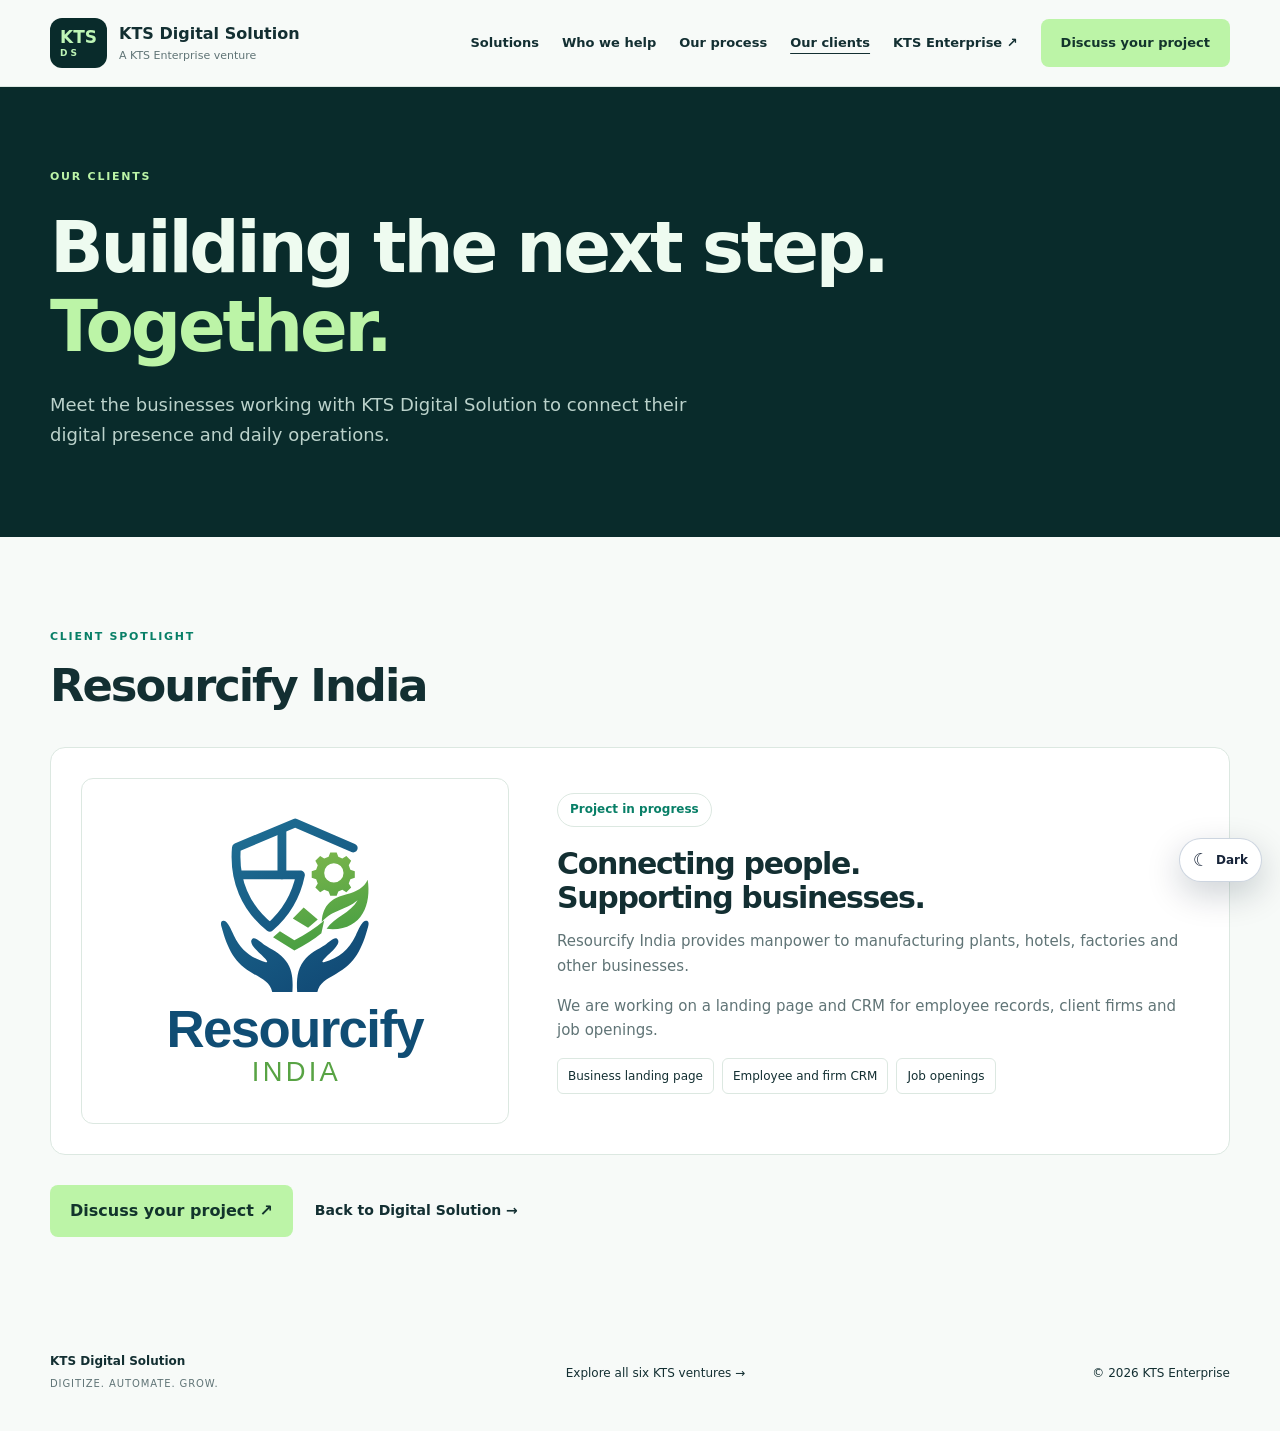
<file: kts-digital-solution-clients.html>
<!doctype html>
<html lang="en"><head><meta charset="utf-8"><meta name="viewport" content="width=device-width,initial-scale=1"><title>Our Clients | KTS Digital Solution</title><meta name="description" content="Meet KTS Digital Solution clients, including Resourcify India, a manpower services business with a website and CRM project in progress."><meta name="theme-color" content="#092b2b"><link rel="stylesheet" href="kts-digital-solution.css"><link rel="stylesheet" href="venture-theme.css"><script src="seo.js" defer></script><script src="venture-theme.js" defer></script><script src="kts-digital-solution.js" defer></script></head><body><a class="skip" href="#main">Skip to content</a><header class="site-header"><nav class="wrap navigation" aria-label="Main navigation"><a class="brand" href="kts-digital-solution.html"><span class="brand-mark">KTS<span>DS</span></span><span>KTS Digital Solution<small>A KTS Enterprise venture</small></span></a><button class="menu" aria-expanded="false" aria-controls="navigation-links" aria-label="Open navigation">☰</button><div class="nav-links" id="navigation-links"><a href="kts-digital-solution.html#solutions">Solutions</a><a href="kts-digital-solution.html#industries">Who we help</a><a href="kts-digital-solution.html#process">Our process</a><a href="kts-digital-solution-clients.html" aria-current="page">Our clients</a><a href="kts group.html">KTS Enterprise ↗</a><a class="btn" href="kts-digital-solution.html#contact">Discuss your project</a></div></nav></header>

<main id="main"><section class="hero"><div class="wrap clients-intro"><p class="eyebrow">OUR CLIENTS</p><h1>Building the next step.<br><em>Together.</em></h1><p class="lead">Meet the businesses working with KTS Digital Solution to connect their digital presence and daily operations.</p></div></section>
<section class="wrap" aria-labelledby="client-heading"><div class="section-heading"><p class="eyebrow">CLIENT SPOTLIGHT</p><h2 id="client-heading">Resourcify India</h2></div><article class="card client-spotlight"><div class="client-logo-panel"><img src="resourcify-india-logo.svg" alt="Resourcify India logo" width="760" height="720"></div><div class="client-details"><span class="client-status">Project in progress</span><h3>Connecting people.<br>Supporting businesses.</h3><p>Resourcify India provides manpower to manufacturing plants, hotels, factories and other businesses.</p><p>We are working on a landing page and CRM for employee records, client firms and job openings.</p><ul class="client-services" aria-label="Project scope"><li>Business landing page</li><li>Employee and firm CRM</li><li>Job openings</li></ul></div></article><div class="actions"><a class="btn" href="kts-digital-solution.html#contact">Discuss your project ↗</a><a class="text-link" href="kts-digital-solution.html">Back to Digital Solution →</a></div></section></main>
<footer><div class="wrap footer-row"><div><b>KTS Digital Solution</b><p>DIGITIZE. AUTOMATE. GROW.</p></div><a href="kts group.html">Explore all six KTS ventures →</a><span>© <span id="year"></span> KTS Enterprise</span></div></footer></body></html>
</file>
<file: kts-digital-solution.css>
:root{--ink:#132f32;--muted:#607476;--paper:#f7faf8;--line:#dce8e1;--accent:#087f67}*{box-sizing:border-box}html{scroll-behavior:smooth;scroll-padding-top:100px}body{margin:0;background:var(--paper);color:var(--ink);font:16px/1.65 system-ui,sans-serif}a{color:inherit;text-decoration:none}button,input,select,textarea{font:inherit}.wrap{width:min(1180px,calc(100% - 48px));margin:auto}.skip{position:absolute;top:-70px;left:15px;z-index:100;background:white;padding:12px}.skip:focus{top:12px}.site-header{position:sticky;top:0;z-index:20;background:rgba(247,250,248,.96);border-bottom:1px solid var(--line)}.navigation{min-height:86px;display:flex;align-items:center;justify-content:space-between;gap:24px}.brand{display:flex;align-items:center;gap:12px;font-weight:800;line-height:1.2}.brand small{display:block;color:var(--muted);font-size:11px;font-weight:500;margin-top:6px}.brand-mark{background:#092b2b;color:#bef5b6;border-radius:12px;padding:9px 10px;font-size:17px}.brand-mark span{display:block;font-size:9px;letter-spacing:3px}.nav-links{display:flex;gap:23px;align-items:center;font-size:13px;font-weight:650}.btn{display:inline-flex;justify-content:center;align-items:center;padding:13px 20px;border:0;border-radius:8px;background:#bcf4a7;color:#12342c;font-weight:750;cursor:pointer}.btn:hover{background:#a9e994}.menu{display:none}.hero{background:#092b2b;color:#eefbf0;overflow:hidden}.hero-grid{display:grid;grid-template-columns:1.12fr 1fr;gap:64px;align-items:center;padding:88px 0}.eyebrow{font-size:11px;letter-spacing:.16em;font-weight:800;color:var(--accent)}.hero .eyebrow,.contact .eyebrow{color:#bcf4a7}h1,h2,h3{line-height:1.12;letter-spacing:-.045em}h1{font-size:clamp(44px,5.5vw,72px);margin:23px 0}h1 em{font-style:normal;color:#bcf4a7}h2{font-size:clamp(30px,3.5vw,46px);margin:15px 0 20px}h3{font-size:24px}.lead{font-size:18px;color:#bbd2cb;max-width:540px}.actions{display:flex;flex-wrap:wrap;gap:22px;align-items:center;margin-top:30px}.text-link{font-size:14px;font-weight:650}.hero-note{margin-top:34px;color:#a0c1b5;font-size:13px}.system-preview{border:1px solid #42635a;background:#123a34;border-radius:20px;padding:25px;transform:none;box-shadow:0 24px 70px #001b1b55}.preview-top{display:flex;gap:8px;align-items:center;font-size:12px}.live-dot{width:7px;height:7px;border-radius:50%;background:#bcf4a7}.sample{margin-left:auto;font-size:10px;color:#acc6bd}.workflow{display:grid;gap:14px;margin:26px 0}.workflow>div{background:#21483f;padding:20px;border-radius:10px;border:1px solid #4d6a5c}.workflow span{color:#bcf4a7;font-size:10px;letter-spacing:.12em}.workflow h3{font-size:19px;margin:9px 0}.workflow p{font-size:12px;color:#b8d0c1;margin:0}.preview-bottom{display:flex;justify-content:space-between;font-size:12px;color:#c7decf}.capabilities{display:flex;flex-wrap:wrap;justify-content:space-between;gap:15px;padding:26px 0;border-bottom:1px solid var(--line);font-size:12px;font-weight:700}section.wrap{padding:80px 0}.section-heading{max-width:660px;margin-bottom:35px}.section-heading>p:last-child,.industry-grid p,.card p,.step p{color:var(--muted)}.solution-grid{display:grid;grid-template-columns:repeat(2,1fr);gap:20px}.card{padding:30px;background:#fff;border:1px solid var(--line);border-radius:15px}.number{color:var(--accent);font-size:11px;font-weight:800;letter-spacing:.08em}.card h3{font-size:30px;margin:20px 0 12px}.card p{font-size:15px}.card ul{padding-left:20px;font-size:14px;line-height:2}.card a{display:inline-block;margin-top:20px;color:var(--accent);font-weight:750}.offer-note{padding-top:15px;border-top:1px solid var(--line);font-size:12px;color:var(--muted)}.featured{border:2px solid #087f67}.scope-note{color:var(--muted);font-size:12px;margin-top:22px}.industry-section{background:#edf4ee;padding:75px 0}.industry-grid{display:grid;grid-template-columns:1fr 1fr;gap:70px;align-items:center}.industry-cards{display:grid;gap:18px}.industry-cards h3{font-size:23px;margin:0}.steps{display:grid;grid-template-columns:repeat(4,1fr);gap:22px}.step{padding:22px;border-top:2px solid var(--accent)}.step span{font-size:13px;color:var(--accent);font-weight:800}.step h3{font-size:21px}.step p{font-size:14px}.faq.wrap{padding-top:0}.faq-item{border-bottom:1px solid var(--line);padding:20px 0}.faq-item summary{font-weight:700;cursor:pointer}.faq-item p{max-width:800px;color:var(--muted);font-size:14px}.contact{background:#092b2b;color:#edf7ef;padding:80px 0}.contact-grid{display:grid;grid-template-columns:1fr 1fr;gap:75px;align-items:center}.contact-grid>div>p:not(.eyebrow){color:#bbd2cb}.contact-phone{font-size:24px;font-weight:700}.contact-note{font-size:12px}.contact form{background:#fff;color:var(--ink);padding:30px;border-radius:16px}.contact form h3{font-size:23px;margin:0 0 24px}.contact label{display:block;font-size:12px;font-weight:700;margin:13px 0}.contact input,.contact select,.contact textarea{display:block;width:100%;padding:10px 12px;border:1px solid var(--line);border-radius:7px;margin-top:5px;color:var(--ink);background:#fff}.contact textarea{resize:vertical}.contact form .btn{width:100%;margin-top:10px}#form-status{font-size:12px}a:focus-visible,button:focus-visible,summary:focus-visible{outline:3px solid #24ae88;outline-offset:5px}input:focus,select:focus,textarea:focus{outline:2px solid #087f67}footer{padding:35px 0}.footer-row{display:flex;justify-content:space-between;align-items:center;gap:20px;font-size:12px}.footer-row p{margin:4px 0;color:var(--muted);letter-spacing:.09em;font-size:10px}html[data-venture-theme="dark"] .industry-section{background:#0e1c2c}html[data-venture-theme="dark"] .brand-mark{background:#254b43}html[data-venture-theme="dark"] .card a{color:#bcf4a7}html[data-venture-theme="dark"] .eyebrow,html[data-venture-theme="dark"] .number,html[data-venture-theme="dark"] .step span{color:#bcf4a7}html[data-venture-theme="dark"] .industry-grid p{color:var(--muted)}
@media(max-width:1000px){.nav-links{gap:13px;font-size:12px}.brand{font-size:14px}.hero-grid{gap:35px}.steps{grid-template-columns:repeat(2,1fr)}}@media(max-width:760px){.wrap{width:calc(100% - 36px)}.navigation{min-height:74px}.menu{display:block;background:transparent;color:var(--ink);border:1px solid var(--line);border-radius:7px;padding:6px 11px;font-size:23px}.nav-links{display:none;position:absolute;left:0;right:0;top:74px;padding:20px;background:var(--paper);border-bottom:1px solid var(--line);flex-direction:column;align-items:stretch}.nav-links.open{display:flex}.nav-links a{padding:12px}.hero-grid,.industry-grid,.contact-grid{grid-template-columns:1fr;gap:36px}.hero-grid{padding:55px 0}.system-preview{transform:none}.solution-grid{grid-template-columns:1fr}.capabilities{justify-content:flex-start;gap:12px 24px}.industry-section,.contact{padding:55px 0}section.wrap{padding:55px 0}.footer-row{flex-direction:column;align-items:flex-start}.card{padding:24px}.contact form{padding:24px}.sample{font-size:9px}.hero h1{font-size:48px}}@media(max-width:420px){.steps{grid-template-columns:1fr}.hero h1{font-size:42px}.preview-top{flex-wrap:wrap}.sample{margin-left:0}.system-preview{padding:18px}}@media(prefers-reduced-motion:reduce){html{scroll-behavior:auto}}

/* Client showcase */
.clients-intro{padding:70px 0}.clients-intro .lead{max-width:660px}.client-spotlight{display:grid;grid-template-columns:minmax(220px,.8fr) 1.2fr;gap:48px;align-items:center}.client-logo-panel{background:#fff;border:1px solid #dce8e1;border-radius:12px;padding:30px;display:flex;align-items:center;justify-content:center}.client-logo-panel img{display:block;width:100%;max-width:300px;height:auto}.client-status{display:inline-block;border:1px solid var(--line);border-radius:100px;padding:6px 12px;font-size:12px;font-weight:700;color:var(--accent)}.client-services{display:flex;flex-wrap:wrap;gap:8px;padding:0!important;list-style:none}.client-services li{border:1px solid var(--line);border-radius:6px;padding:5px 10px;font-size:12px}.nav-links [aria-current="page"]{text-decoration:underline;text-underline-offset:6px}html[data-venture-theme="dark"] .client-status{color:#bcf4a7}@media(max-width:760px){.client-spotlight{grid-template-columns:1fr;gap:24px}.clients-intro{padding:45px 0}.client-logo-panel img{max-width:230px}}

/* Main brand badge */
.brand-logo{display:block;width:68px;height:68px;object-fit:contain;flex-shrink:0}html[data-venture-theme="dark"] .brand-logo{background:#fff;border-radius:50%}@media(max-width:760px){.brand-logo{width:54px;height:54px}.site-header .brand{gap:9px}}
</file>
<file: venture-theme.css>
.venture-theme-toggle{position:fixed;right:18px;bottom:18px;z-index:250;display:flex;align-items:center;gap:7px;min-height:44px;padding:0 13px;border:1px solid rgba(125,145,174,.38);border-radius:999px;background:#fff;color:#172439;box-shadow:0 12px 35px rgba(7,24,45,.2);font:700 12px/1 system-ui,sans-serif;cursor:pointer;transition:transform .2s,background-color .2s,color .2s}.venture-theme-toggle span{font-size:18px}.venture-theme-toggle:hover{transform:translateY(-2px)}.venture-theme-toggle:focus-visible{outline:3px solid rgba(56,189,248,.45);outline-offset:3px}
html[data-venture-theme="dark"]{color-scheme:dark;--ink:#e8eef8;--text:#e8eef8;--muted:#9aabc1;--paper:#0b1423;--bg:#0b1423;--white:#121f32;--line:#2a3b53;--shadow:0 20px 55px rgba(0,0,0,.3)}
html[data-venture-theme="dark"] body{background:#0b1423;color:#e8eef8}
html[data-venture-theme="dark"] .site-header,html[data-venture-theme="dark"] header,html[data-venture-theme="dark"] nav:not(.navlinks):not(.nav-links){background:rgba(12,24,41,.96);border-color:#2a3b53;color:#e8eef8}
html[data-venture-theme="dark"] .card,html[data-venture-theme="dark"] .course-card,html[data-venture-theme="dark"] .feature-card,html[data-venture-theme="dark"] .path-card,html[data-venture-theme="dark"] .venture,html[data-venture-theme="dark"] .step,html[data-venture-theme="dark"] .faq-item,html[data-venture-theme="dark"] .contact-card,html[data-venture-theme="dark"] form,html[data-venture-theme="dark"] .practice-inner{background:#121f32!important;border-color:#2a3b53!important;color:#e8eef8}
html[data-venture-theme="dark"] input,html[data-venture-theme="dark"] select,html[data-venture-theme="dark"] textarea{background:#17263b;color:#e8eef8;border-color:#34475f}
html[data-venture-theme="dark"] .navlinks>a:not(.button):not(.btn),html[data-venture-theme="dark"] .nav-links a,html[data-venture-theme="dark"] .login-link{color:#c3cfdf}
html[data-venture-theme="dark"] .section-head p,html[data-venture-theme="dark"] .card p,html[data-venture-theme="dark"] .course-card p,html[data-venture-theme="dark"] .feature-card p,html[data-venture-theme="dark"] .path-card p{color:#9aabc1}
html[data-venture-theme="dark"] .venture-theme-toggle{background:#18283f;color:#f2f6fc;border-color:#3a4d68}
html[data-native-theme="dark"][data-venture-theme="light"]{color-scheme:light;--bg:#f7f9fc;--text:#12233f;--muted:#66758b;--card:#fff;--line:#dfe7f1;--shadow:0 20px 55px rgba(24,52,90,.12)}
html[data-native-theme="dark"][data-venture-theme="light"] body{background:#f7f9fc;color:#12233f}
html[data-native-theme="dark"][data-venture-theme="light"] body:before,html[data-native-theme="dark"][data-venture-theme="light"] body:after{opacity:.16}
html[data-native-theme="dark"][data-venture-theme="light"] .site-header{background:rgba(255,255,255,.94);border-color:#dfe7f1}
html[data-native-theme="dark"][data-venture-theme="light"] .academy-brand,html[data-native-theme="dark"][data-venture-theme="light"] .nav-links,html[data-native-theme="dark"][data-venture-theme="light"] .section-heading h2{color:#12233f}
html[data-native-theme="dark"][data-venture-theme="light"] .program-card,html[data-native-theme="dark"][data-venture-theme="light"] .story-grid blockquote,html[data-native-theme="dark"][data-venture-theme="light"] .method-steps article{background:#fff;color:#12233f;border-color:#dfe7f1}
html[data-native-theme="dark"][data-venture-theme="light"] .program-card h3,html[data-native-theme="dark"][data-venture-theme="light"] .method-steps h3{color:#12233f}
html[data-native-theme="dark"][data-venture-theme="light"] .program-card p,html[data-native-theme="dark"][data-venture-theme="light"] .method-steps p,html[data-native-theme="dark"][data-venture-theme="light"] .story-grid blockquote{color:#66758b}
@media(max-width:560px){.venture-theme-toggle{right:12px;bottom:12px;width:44px;padding:0;justify-content:center}.venture-theme-toggle b{display:none}}
@media(prefers-reduced-motion:reduce){.venture-theme-toggle{transition:none}}

/* Separate surface colors from text colors: graphics must not inherit --ink backgrounds. */
html[data-venture-theme="light"]{color-scheme:light;--theme-surface:#fff;--theme-soft:#edf3fa;--theme-text:#172b46;--theme-muted:#52657d;--theme-border:#d7e2ef;--theme-accent:#075da8}
html[data-venture-theme="dark"]{--theme-surface:#121f32;--theme-soft:#182b43;--theme-text:#e8eef8;--theme-muted:#b4c4d8;--theme-border:#344b66;--theme-accent:#8bd5ff;--muted:#b4c4d8}
html[data-venture-theme] :is(input,select,textarea){color:var(--theme-text);background:var(--theme-surface);border-color:var(--theme-border)}
html[data-venture-theme] input::placeholder,html[data-venture-theme] textarea::placeholder{color:var(--theme-muted);opacity:1}
html[data-venture-theme="dark"] :is(.navlinks,.nav-links.open){background:#0c1829;border-color:var(--theme-border);color:var(--theme-text)}
html[data-venture-theme="dark"] :is(.navlinks>a:not(.btn):not(.button),.brand-text,.menu,.menu-btn){color:var(--theme-text)}
html[data-venture-theme="dark"] :is(.network,.story-section,.trust,.section.soft){background:#0e1b2d;border-color:var(--theme-border)}
html[data-venture-theme="dark"] :is(.hero-card,.course,.feature,.quote,.faq,.search,.job,.service-card,.form-card,.filter){background:var(--theme-surface);color:var(--theme-text);border-color:var(--theme-border)}
html[data-venture-theme="dark"] :is(.course-float,.hero-badges span,.skills span,.pills span){background:var(--theme-soft);color:var(--theme-text);border-color:var(--theme-border)}
html[data-venture-theme="dark"] :is(.quote>p,.mini-proof,.course-meta){color:var(--theme-muted)}
html[data-venture-theme="dark"] :is(.path-icon,.icon){background:#1c3553;color:#9ddcff}
html[data-venture-theme="dark"] :is(.course-link,.path-card a,.kicker,.brand small){color:var(--theme-accent)}
html[data-venture-theme="dark"] .filter.active{background:#2668af;color:#fff;border-color:#4988ca}
html[data-venture-theme="dark"] .rating{color:#ffd080!important}
html[data-venture-theme="dark"] .btn:not(.light):not(.ghost):not(.secondary){color:#fff}
/* Education: match the illustration frame, labels and page surface. */
html[data-venture-page="education"][data-venture-theme="dark"]{--blue:#8bc4ff;--blue2:#1769d2;--sky:#1c3553}
html[data-venture-page="education"][data-venture-theme="dark"] .hero{background:linear-gradient(118deg,#0d1b30,#102843 56%,#192639);color:#e8eef8}
html[data-venture-page="education"][data-venture-theme="dark"] .eyebrow{background:#162c46;border-color:#365478;color:#9ddcff}
html[data-venture-page="education"][data-venture-theme="dark"] .button{background:#195fc4;color:#fff}
html[data-venture-page="education"][data-venture-theme="dark"] .button.outline{background:transparent;color:#a8d7ff;border-color:#55769c}
html[data-venture-page="education"][data-venture-theme="dark"] .cta-band{background:#174e91}
html[data-venture-page="education"][data-venture-theme="dark"] .cta-band .button{background:#fff;color:#124e96}
html[data-venture-page="education"][data-venture-theme="dark"] .laptop{background:#355371}
html[data-venture-page="education"][data-venture-theme="dark"] .screen{background:#142e49}
/* IT: --ink is also used for headings, so keep dark section backgrounds independent. */
html[data-venture-page="it"][data-venture-theme="dark"] :is(.hero,.contact,.topbar,.brand-mark,.step-num){background:#071426}
html[data-venture-page="it"][data-venture-theme="dark"] .btn{color:#071426!important}
html[data-venture-page="it"][data-venture-theme="dark"] .btn.secondary{color:#fff!important}
html[data-venture-page="it"][data-venture-theme="dark"] .btn.dark{background:#174c78;color:#fff!important}
html[data-venture-page="it"][data-venture-theme="dark"] .avatar{color:#071426}
html[data-venture-page="it"][data-venture-theme="dark"] .text-link{color:#70dbea}
html[data-venture-page="it"][data-venture-theme="dark"] .service-card .number{color:#91a9c5}
/* Academy and Aspire: a complete light palette, including the console graphics. */
html[data-venture-page="academy"][data-venture-theme="light"]{--primary:#075da8;--accent:#087c56;--muted:#52657d}
html[data-venture-page="academy"][data-venture-theme="light"] :is(.hero-console,.aspire-scorecard,.results-panel,.aspire-story){background:linear-gradient(145deg,#fff,#eaf3ff);color:var(--theme-text);border-color:var(--theme-border);box-shadow:0 24px 60px #183c6620}
html[data-venture-page="academy"][data-venture-theme="light"] :is(.console-grid div,.score-metrics div,.result-metrics div,.method-steps article,.aspire-steps article,.aspire-feature-grid article,.test-grid article){background:var(--theme-surface);color:var(--theme-text);border-color:var(--theme-border)}
html[data-venture-page="academy"][data-venture-theme="light"] .focus-card{background:linear-gradient(135deg,#daeaff,#e7f7fc);color:#15324e}
html[data-venture-page="academy"][data-venture-theme="light"] :is(.hero-copy>p,.hero-proof,.console-top,.console-grid span,.focus-card span,.focus-card small,.scorecard-top,.score-ring span,.score-metrics span,.aspire-hero p,.aspire-trust span,.aspire-feature-grid p,.test-grid p,.test-grid li,.aspire-steps p,.method-steps p,.program-meta,.aspire-story blockquote,.story-score span,.result-metrics span,.trust-grid span){color:var(--theme-muted)}
html[data-venture-page="academy"][data-venture-theme="light"] :is(.eyebrow,.section-kicker,.score-metrics b,.test-grid small,.aspire-feature-grid article>span,.story-score b,.aspire-story strong,.result-metrics strong,.story-grid cite){color:var(--theme-accent)}
html[data-venture-page="academy"][data-venture-theme="light"] :is(.method-steps h3,.aspire-feature-grid h3,.program-card h3){color:var(--theme-text)}
html[data-venture-page="academy"][data-venture-theme="light"] :is(.trust-strip,.aspire-trust,.method-section,.aspire-structure){background:var(--theme-soft);border-color:var(--theme-border)}
html[data-venture-page="academy"][data-venture-theme="light"] :is(.method-steps b,.aspire-steps b,.program-level){background:#deedfc;color:#075da8}
html[data-venture-page="academy"][data-venture-theme="light"] :is(.console-top b,.scorecard-top b){background:#d8f2e5;color:#0b6545}
html[data-venture-page="academy"][data-venture-theme="light"] .progress-track{background:#b8cde2}
html[data-venture-page="academy"][data-venture-theme="light"] .score-ring{border-color:#c2d8ed;border-top-color:#075da8;border-right-color:#087c56}
html[data-venture-page="academy"][data-venture-theme="light"] .program-switch{background:#e8eff8;border-color:var(--theme-border)}
html[data-venture-page="academy"][data-venture-theme="light"] .program-switch button{color:var(--theme-muted)}
html[data-venture-page="academy"][data-venture-theme="light"] .program-switch button.active{background:#075da8;color:#fff}
html[data-venture-page="academy"][data-venture-theme="light"] .program-actions a{background:#e2ebf6;color:#15324e}
html[data-venture-page="academy"][data-venture-theme="light"] :is(.academy-button,.program-actions a:last-child){background:#075da8;color:#fff!important}
html[data-venture-page="academy"][data-venture-theme="light"] .academy-button.secondary{background:transparent;color:#075da8!important;border-color:#7098bc}
html[data-venture-page="academy"][data-venture-theme="light"] .final-cta .academy-button.light{background:#fff;color:#06345f!important}
html[data-venture-page="academy"][data-venture-theme="light"] .academy-button.ghost{background:transparent;color:#fff!important}
html[data-venture-page="academy"][data-venture-theme="light"] :is(.menu-button,.logout){background:#e8eff8;color:#15324e;border-color:#b9cde3}
html[data-venture-page="academy"][data-venture-theme="light"] .nav-links{background:#f7f9fc;color:#172b46}
html[data-venture-page="academy"][data-venture-theme="light"] .nav-links>a:hover{color:#075da8}
html[data-venture-page="academy"][data-venture-theme="light"] :is(.hero-proof span:before,.program-meta span:before){color:#087c56}
/* Digital Solutions graphics use a deliberate teal surface in either theme. */
html[data-venture-page="digital"][data-venture-theme="dark"] :is(.hero,.contact){background:#071f22}
html[data-venture-page="digital"][data-venture-theme="dark"] .system-preview{background:#102f32;border-color:#547b76;color:#f0fbf6}
html[data-venture-page="digital"][data-venture-theme="dark"] .workflow>div{background:#193d3a;border-color:#52756b}
html[data-venture-page="digital"][data-venture-theme="dark"] .btn{color:#12342c}
html[data-venture-page="digital"][data-venture-theme="dark"] .contact-grid>div>p:not(.eyebrow){color:#c2d9d1}
html[data-venture-page="enterprise"][data-venture-theme="dark"] :is(.pills span,.venture-tag){color:#d5e8fa;background:#1c334c;border-color:#365574}
html[data-venture-page="score"][data-venture-theme="dark"] .menu{color:#e8eef8}
html[data-venture-page="score"][data-venture-theme="dark"] .btn-light{color:#1455b4}
html[data-venture-page="score"][data-venture-theme="dark"] .card a{color:#8bc4ff}
html[data-venture-page="education"][data-venture-theme="dark"] .contact-card .button.outline{color:#e8eef8}
/* Branded banners and footers retain light lettering in both page themes. */
html[data-venture-page="academy"][data-venture-theme] .final-cta{color:#fff}
html[data-venture-page="academy"][data-venture-theme] footer .academy-brand{color:#fff}
</file>
